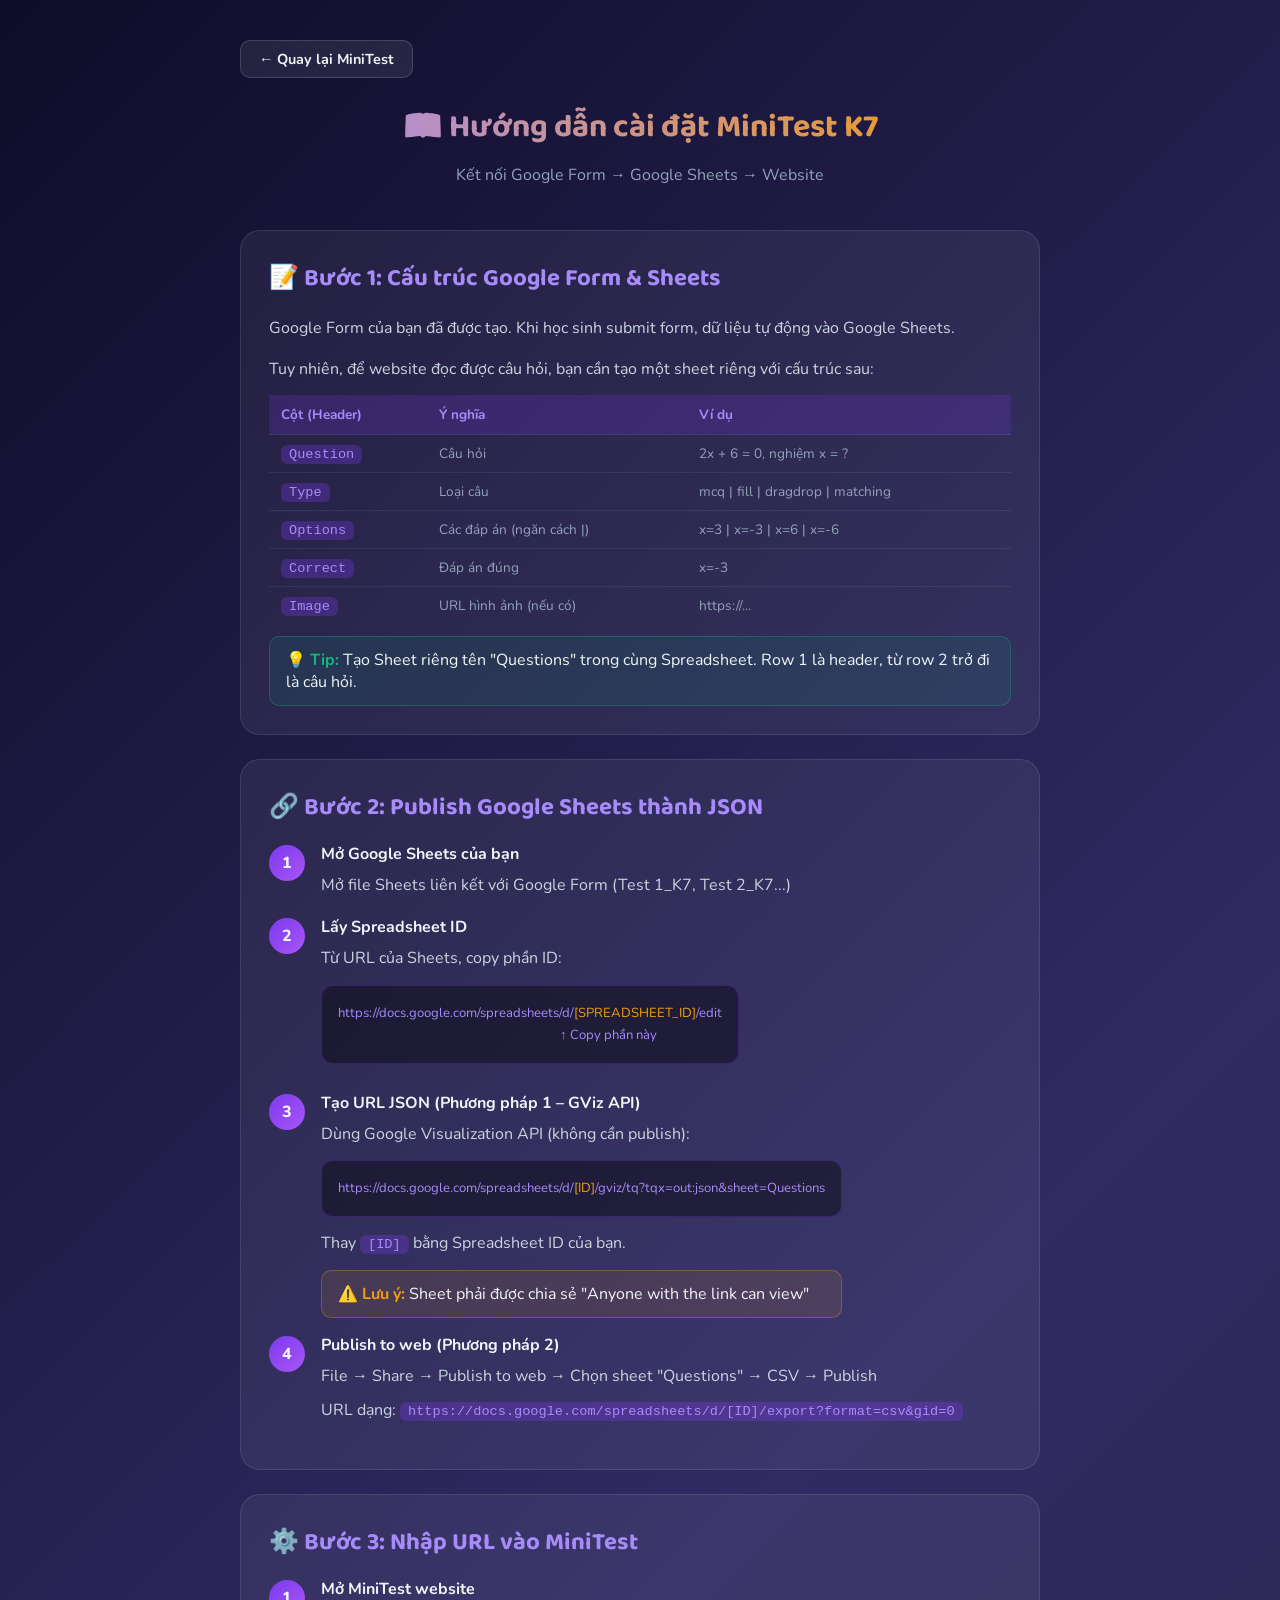
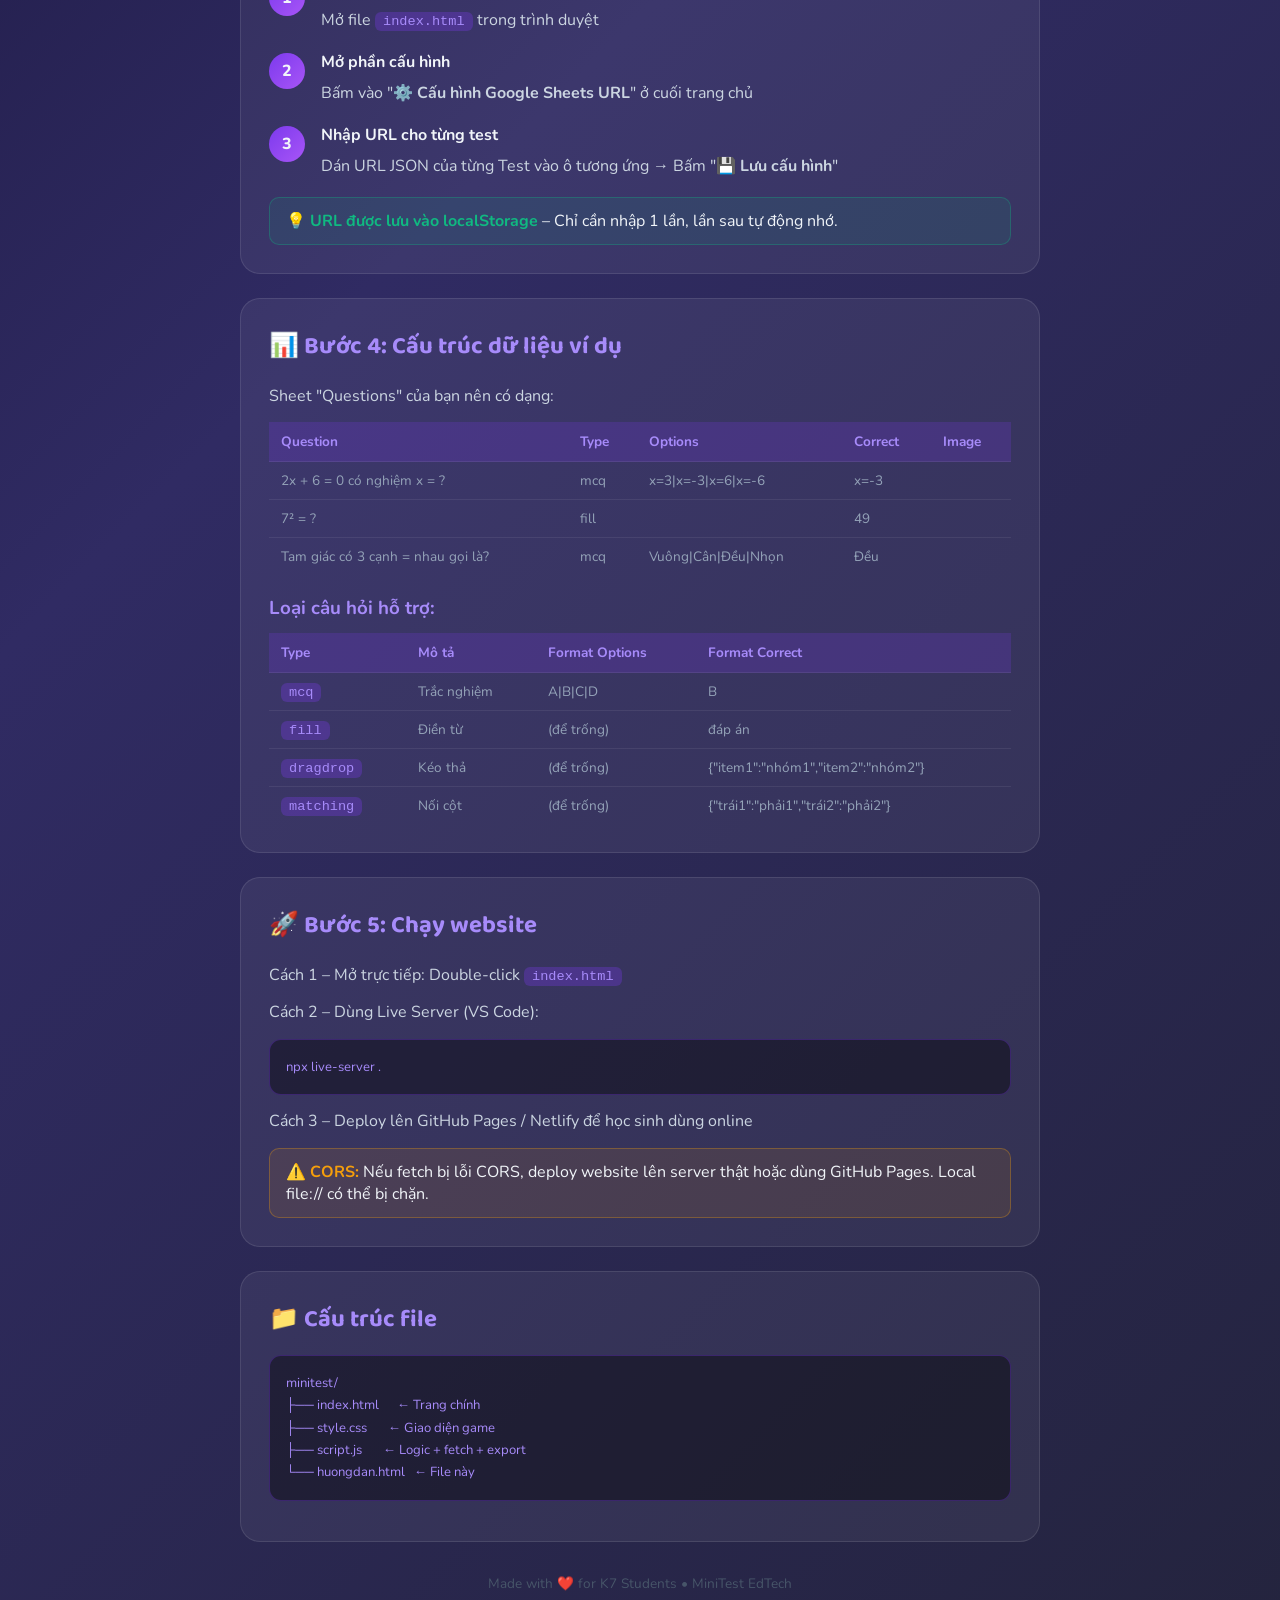
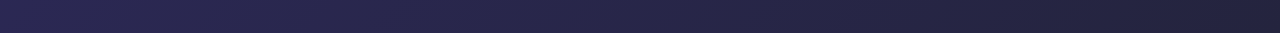
<file: huongdan.html>
<!DOCTYPE html>
<html lang="vi">
<head>
<meta charset="UTF-8">
<meta name="viewport" content="width=device-width, initial-scale=1.0">
<title>📖 Hướng dẫn cài đặt MiniTest K7</title>
<link href="https://fonts.googleapis.com/css2?family=Nunito:wght@400;600;700;800&family=Baloo+2:wght@700;800&display=swap" rel="stylesheet">
<style>
* { margin:0;padding:0;box-sizing:border-box; }
body {
  font-family:'Nunito',sans-serif;
  background:linear-gradient(135deg,#0f0c29,#302b63,#24243e);
  color:#f1f5f9; min-height:100vh; padding:40px 20px;
}
.container { max-width:800px; margin:0 auto; }
h1 { font-family:'Baloo 2',cursive; font-size:2rem; text-align:center; margin-bottom:8px;
  background:linear-gradient(90deg,#a78bfa,#f59e0b); -webkit-background-clip:text; -webkit-text-fill-color:transparent; background-clip:text; }
.subtitle { text-align:center; color:#94a3b8; margin-bottom:40px; }
.card {
  background:rgba(255,255,255,0.06); border:1px solid rgba(255,255,255,0.1);
  border-radius:20px; padding:28px; margin-bottom:24px;
}
h2 { font-family:'Baloo 2',cursive; color:#a78bfa; margin-bottom:16px; display:flex; align-items:center; gap:8px; }
p, li { line-height:1.8; color:#cbd5e1; }
ol, ul { padding-left:20px; }
li { margin-bottom:8px; }
code {
  background:rgba(124,58,237,0.3); border-radius:6px;
  padding:2px 8px; font-size:0.85rem; color:#a78bfa; word-break:break-all;
}
.code-block {
  background:rgba(0,0,0,0.4); border-radius:12px;
  padding:16px; margin:12px 0; font-size:0.82rem;
  color:#a78bfa; overflow-x:auto; white-space:pre;
  border:1px solid rgba(124,58,237,0.3); line-height:1.7;
}
.step { display:flex; gap:16px; margin-bottom:16px; }
.step-num {
  width:36px;height:36px; border-radius:50%;
  background:linear-gradient(135deg,#7c3aed,#a855f7);
  display:flex;align-items:center;justify-content:center;
  font-weight:800;font-size:1rem;flex-shrink:0;margin-top:2px;
}
.step-body h3 { color:#f1f5f9; margin-bottom:6px; font-size:1rem; }
.tip { background:rgba(16,185,129,0.1); border:1px solid rgba(16,185,129,0.3); border-radius:10px; padding:12px 16px; margin-top:12px; }
.tip strong { color:#10b981; }
.warn { background:rgba(245,158,11,0.1); border:1px solid rgba(245,158,11,0.3); border-radius:10px; padding:12px 16px; margin-top:12px; }
.warn strong { color:#f59e0b; }
table { width:100%; border-collapse:collapse; margin-top:12px; }
th { background:rgba(124,58,237,0.2); padding:10px 12px; text-align:left; color:#a78bfa; font-size:0.85rem; }
td { padding:9px 12px; border-top:1px solid rgba(255,255,255,0.07); font-size:0.85rem; color:#94a3b8; }
.back-btn {
  display:inline-block; margin-bottom:24px;
  background:rgba(255,255,255,0.08); border:1px solid rgba(255,255,255,0.15);
  border-radius:10px; padding:8px 18px; color:#f1f5f9;
  text-decoration:none; font-weight:700; font-size:0.9rem;
}
</style>
</head>
<body>
<div class="container">
  <a href="index.html" class="back-btn">← Quay lại MiniTest</a>

  <h1>📖 Hướng dẫn cài đặt MiniTest K7</h1>
  <p class="subtitle">Kết nối Google Form → Google Sheets → Website</p>

  <!-- BƯỚC 1 -->
  <div class="card">
    <h2>📝 Bước 1: Cấu trúc Google Form & Sheets</h2>
    <p>Google Form của bạn đã được tạo. Khi học sinh submit form, dữ liệu tự động vào Google Sheets.</p>
    <p style="margin-top:12px;">Tuy nhiên, để website đọc được câu hỏi, bạn cần tạo một sheet riêng với cấu trúc sau:</p>
    <table>
      <tr><th>Cột (Header)</th><th>Ý nghĩa</th><th>Ví dụ</th></tr>
      <tr><td><code>Question</code></td><td>Câu hỏi</td><td>2x + 6 = 0, nghiệm x = ?</td></tr>
      <tr><td><code>Type</code></td><td>Loại câu</td><td>mcq | fill | dragdrop | matching</td></tr>
      <tr><td><code>Options</code></td><td>Các đáp án (ngăn cách |)</td><td>x=3 | x=-3 | x=6 | x=-6</td></tr>
      <tr><td><code>Correct</code></td><td>Đáp án đúng</td><td>x=-3</td></tr>
      <tr><td><code>Image</code></td><td>URL hình ảnh (nếu có)</td><td>https://...</td></tr>
    </table>
    <div class="tip"><strong>💡 Tip:</strong> Tạo Sheet riêng tên "Questions" trong cùng Spreadsheet. Row 1 là header, từ row 2 trở đi là câu hỏi.</div>
  </div>

  <!-- BƯỚC 2 -->
  <div class="card">
    <h2>🔗 Bước 2: Publish Google Sheets thành JSON</h2>
    <div class="step">
      <div class="step-num">1</div>
      <div class="step-body">
        <h3>Mở Google Sheets của bạn</h3>
        <p>Mở file Sheets liên kết với Google Form (Test 1_K7, Test 2_K7...)</p>
      </div>
    </div>
    <div class="step">
      <div class="step-num">2</div>
      <div class="step-body">
        <h3>Lấy Spreadsheet ID</h3>
        <p>Từ URL của Sheets, copy phần ID:</p>
        <div class="code-block">https://docs.google.com/spreadsheets/d/<span style="color:#f59e0b">[SPREADSHEET_ID]</span>/edit
                                                                          ↑ Copy phần này</div>
      </div>
    </div>
    <div class="step">
      <div class="step-num">3</div>
      <div class="step-body">
        <h3>Tạo URL JSON (Phương pháp 1 – GViz API)</h3>
        <p>Dùng Google Visualization API (không cần publish):</p>
        <div class="code-block">https://docs.google.com/spreadsheets/d/<span style="color:#f59e0b">[ID]</span>/gviz/tq?tqx=out:json&sheet=Questions</div>
        <p style="margin-top:8px;">Thay <code>[ID]</code> bằng Spreadsheet ID của bạn.</p>
        <div class="warn"><strong>⚠️ Lưu ý:</strong> Sheet phải được chia sẻ "Anyone with the link can view"</div>
      </div>
    </div>
    <div class="step">
      <div class="step-num">4</div>
      <div class="step-body">
        <h3>Publish to web (Phương pháp 2)</h3>
        <p>File → Share → Publish to web → Chọn sheet "Questions" → CSV → Publish</p>
        <p style="margin-top:6px;">URL dạng: <code>https://docs.google.com/spreadsheets/d/[ID]/export?format=csv&gid=0</code></p>
      </div>
    </div>
  </div>

  <!-- BƯỚC 3 -->
  <div class="card">
    <h2>⚙️ Bước 3: Nhập URL vào MiniTest</h2>
    <div class="step">
      <div class="step-num">1</div>
      <div class="step-body">
        <h3>Mở MiniTest website</h3>
        <p>Mở file <code>index.html</code> trong trình duyệt</p>
      </div>
    </div>
    <div class="step">
      <div class="step-num">2</div>
      <div class="step-body">
        <h3>Mở phần cấu hình</h3>
        <p>Bấm vào "<strong>⚙️ Cấu hình Google Sheets URL</strong>" ở cuối trang chủ</p>
      </div>
    </div>
    <div class="step">
      <div class="step-num">3</div>
      <div class="step-body">
        <h3>Nhập URL cho từng test</h3>
        <p>Dán URL JSON của từng Test vào ô tương ứng → Bấm "<strong>💾 Lưu cấu hình</strong>"</p>
      </div>
    </div>
    <div class="tip"><strong>💡 URL được lưu vào localStorage</strong> – Chỉ cần nhập 1 lần, lần sau tự động nhớ.</div>
  </div>

  <!-- BƯỚC 4 -->
  <div class="card">
    <h2>📊 Bước 4: Cấu trúc dữ liệu ví dụ</h2>
    <p>Sheet "Questions" của bạn nên có dạng:</p>
    <table>
      <tr><th>Question</th><th>Type</th><th>Options</th><th>Correct</th><th>Image</th></tr>
      <tr><td>2x + 6 = 0 có nghiệm x = ?</td><td>mcq</td><td>x=3|x=-3|x=6|x=-6</td><td>x=-3</td><td></td></tr>
      <tr><td>7² = ?</td><td>fill</td><td></td><td>49</td><td></td></tr>
      <tr><td>Tam giác có 3 cạnh = nhau gọi là?</td><td>mcq</td><td>Vuông|Cân|Đều|Nhọn</td><td>Đều</td><td></td></tr>
    </table>

    <div style="margin-top:20px">
      <h3 style="color:#a78bfa;margin-bottom:12px;">Loại câu hỏi hỗ trợ:</h3>
      <table>
        <tr><th>Type</th><th>Mô tả</th><th>Format Options</th><th>Format Correct</th></tr>
        <tr><td><code>mcq</code></td><td>Trắc nghiệm</td><td>A|B|C|D</td><td>B</td></tr>
        <tr><td><code>fill</code></td><td>Điền từ</td><td>(để trống)</td><td>đáp án</td></tr>
        <tr><td><code>dragdrop</code></td><td>Kéo thả</td><td>(để trống)</td><td>{"item1":"nhóm1","item2":"nhóm2"}</td></tr>
        <tr><td><code>matching</code></td><td>Nối cột</td><td>(để trống)</td><td>{"trái1":"phải1","trái2":"phải2"}</td></tr>
      </table>
    </div>
  </div>

  <!-- BƯỚC 5 -->
  <div class="card">
    <h2>🚀 Bước 5: Chạy website</h2>
    <p>Cách 1 – Mở trực tiếp: Double-click <code>index.html</code></p>
    <p style="margin-top:8px;">Cách 2 – Dùng Live Server (VS Code):</p>
    <div class="code-block">npx live-server .</div>
    <p style="margin-top:8px;">Cách 3 – Deploy lên GitHub Pages / Netlify để học sinh dùng online</p>
    <div class="warn"><strong>⚠️ CORS:</strong> Nếu fetch bị lỗi CORS, deploy website lên server thật hoặc dùng GitHub Pages. Local file:// có thể bị chặn.</div>
  </div>

  <!-- CẤU TRÚC FILE -->
  <div class="card">
    <h2>📁 Cấu trúc file</h2>
    <div class="code-block">minitest/
├── index.html      ← Trang chính
├── style.css       ← Giao diện game
├── script.js       ← Logic + fetch + export
└── huongdan.html   ← File này</div>
  </div>

  <div style="text-align:center;margin-top:32px;color:#475569;font-size:0.85rem;">
    Made with ❤️ for K7 Students • MiniTest EdTech
  </div>
</div>
</body>
</html>
</file>
